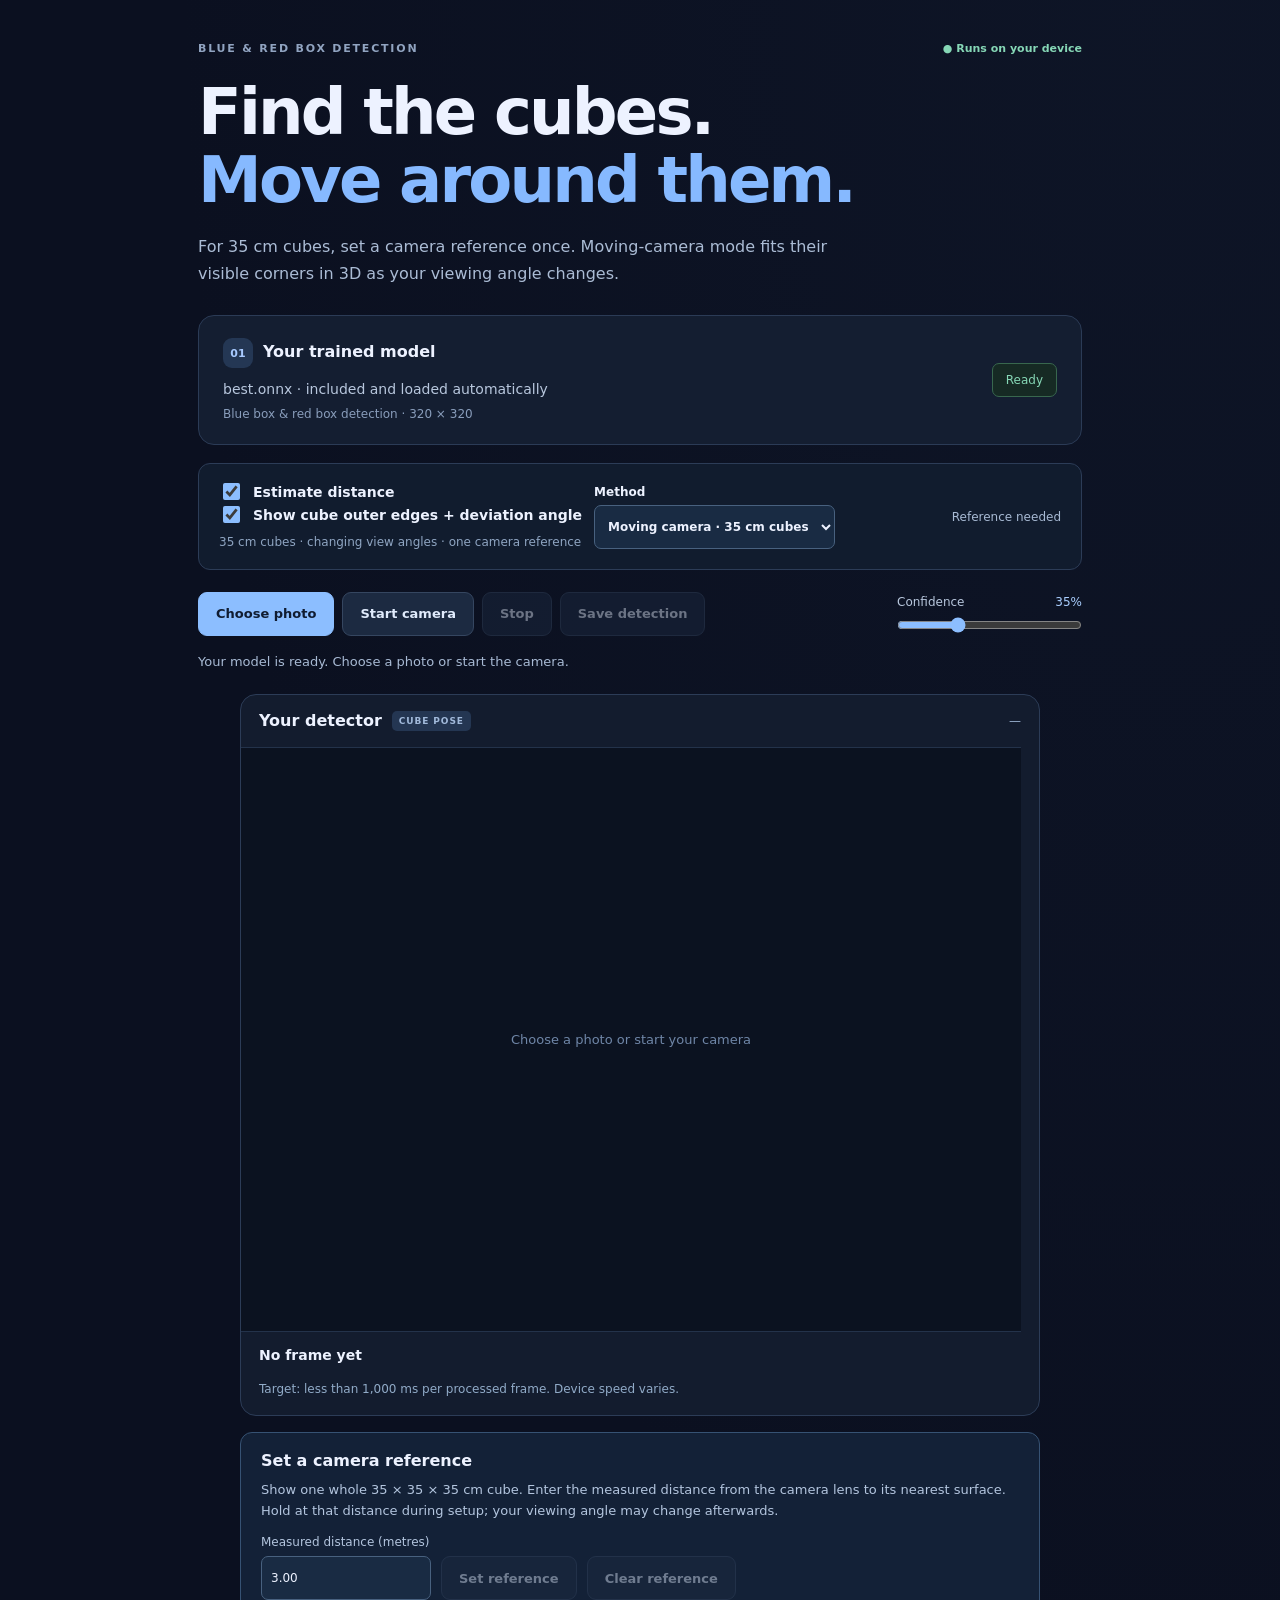
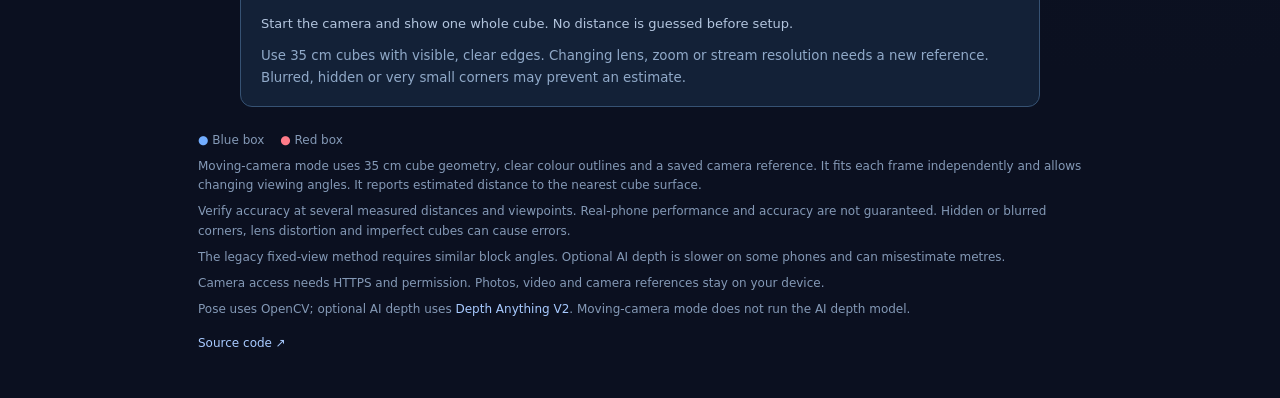
<file: index.html>
<!doctype html>
<html lang="en">
<head>
  <meta charset="utf-8">
  <meta name="viewport" content="width=device-width, initial-scale=1">
  <meta name="theme-color" content="#101827">
  <title>Box Lens · Block detection and distance</title>
  <link rel="icon" href="favicon.svg" type="image/svg+xml">
  <link rel="stylesheet" href="styles.css?v=pose-angle1">
  <script defer src="vendor/ort.wasm.min.js"></script>
  <script type="module" src="app.js?v=pose-angle1"></script>
</head>
<body>
<main>
  <header>
    <div class="eyebrow">BLUE & RED BOX DETECTION <span class="private">● Runs on your device</span></div>
    <h1>Find the cubes.<br><span>Move around them.</span></h1>
    <p>For 35 cm cubes, set a camera reference once. Moving-camera mode fits their visible corners in 3D as your viewing angle changes.</p>
  </header>
  <section class="setup" aria-label="Included model">
    <div><span class="step">01</span><h2>Your trained model</h2><p id="modelName">best.onnx · included and loaded automatically</p><small>Blue box & red box detection · 320 × 320</small></div>
    <span id="modelState" class="model-state">Loading…</span>
  </section>
  <section class="depth-controls" aria-label="Distance estimates">
    <div><label for="depthEnabled"><input id="depthEnabled" type="checkbox" checked> Estimate distance</label><label><input id="showDeviation" type="checkbox" checked> Show cube outer edges + deviation angle</label><p id="modeDescription">Fast mode needs a measured reference and equal-size blocks.</p></div>
    <label class="mode-label" for="distanceMode">Method <select id="distanceMode"><option value="pose">Moving camera · 35 cm cubes</option><option value="calibrated">Fixed-view reference · legacy</option><option value="ai">AI estimate · slow</option></select></label>
    <span id="depthState" class="depth-state">Ready to load</span><button id="depthRetry" class="button" hidden>Retry depth</button>
  </section>
  <section class="controls" aria-label="Image and camera controls">
    <div class="source-buttons"><label class="button primary" for="photoFile">Choose photo<input id="photoFile" type="file" accept="image/*"></label><button id="start" class="button">Start camera</button><button id="stop" class="button" disabled>Stop</button><button id="save" class="button" disabled>Save detection</button></div>
    <label class="confidence" for="confidence">Confidence <output id="confidenceValue">35%</output><input id="confidence" type="range" min="10" max="90" step="5" value="35"></label>
  </section>
  <div id="status" role="status" aria-live="polite">Loading your model. Photos and video stay on your device.</div>
  <section class="detection-view" aria-label="Model detections">
    <article class="panel"><div class="panel-heading"><h2>Your detector <span id="methodBadge">CUBE POSE</span></h2><span id="timing" class="time">—</span></div><div class="viewer"><div class="placeholder">Choose a photo or start your camera</div><canvas id="resultCanvas" aria-label="Blue and red block detections, cube edges and horizontal deviation angle" hidden></canvas></div><div id="counts" class="counts">No frame yet</div><ul id="detectionList" class="detections"></ul><p id="latencyState" class="latency-state">Target: less than 1,000 ms per processed frame. Device speed varies.</p></article>
    <section id="calibrationPanel" class="calibration-panel" aria-label="Camera distance reference">
      <h2>Set a camera reference</h2>
      <p id="referenceHelp">Show one whole 35 × 35 × 35 cm cube. Enter the measured distance from the camera lens to the nearest cube surface. Hold at that distance during setup; your viewing angle may change afterwards.</p>
      <div class="reference-controls"><label for="referenceMetres">Measured distance (metres) <input id="referenceMetres" type="number" min="0.1" max="30" step="0.01" value="3.00" inputmode="decimal"></label><button id="calibrate" class="button" disabled>Set reference</button><button id="clearCalibration" class="button" disabled>Clear reference</button></div>
      <p id="calibrationState" role="status" aria-live="polite">Start the camera to set a reference. No distance is guessed before calibration.</p>
      <small id="referenceCaveats">Use 35 cm cubes with visible, clear edges. Changing lens, zoom or stream resolution needs a new reference. Blurred, hidden or very small corners may prevent an estimate.</small>
    </section>
  </section>
  <footer><p><span class="blue-dot">●</span> Blue box <span class="red-dot">●</span> Red box</p><p>Moving-camera mode uses 35 cm cube geometry, clear colour outlines and a saved camera reference. It fits each frame independently and allows changing viewing angles. It reports estimated distance to the nearest cube surface.</p><p>Verify accuracy at several measured distances and viewpoints. Real-phone performance and accuracy are not guaranteed. Hidden or blurred corners, lens distortion and imperfect cubes can cause errors.</p><p>The legacy fixed-view method requires similar block angles. Optional AI depth is slower on some phones and can misestimate metres.</p><p>Camera access needs HTTPS and permission. Photos, video and camera references stay on your device.</p><p>Pose uses OpenCV; optional AI depth uses <a href="https://github.com/DepthAnything/Depth-Anything-V2" target="_blank" rel="noreferrer">Depth Anything V2</a>. Moving-camera mode does not run the AI depth model.</p><a href="https://github.com/speedy107/box-detector-compare" target="_blank" rel="noreferrer">Source code ↗</a></footer>
</main>
<video id="video" autoplay muted playsinline hidden></video>
</body>
</html>
</file>
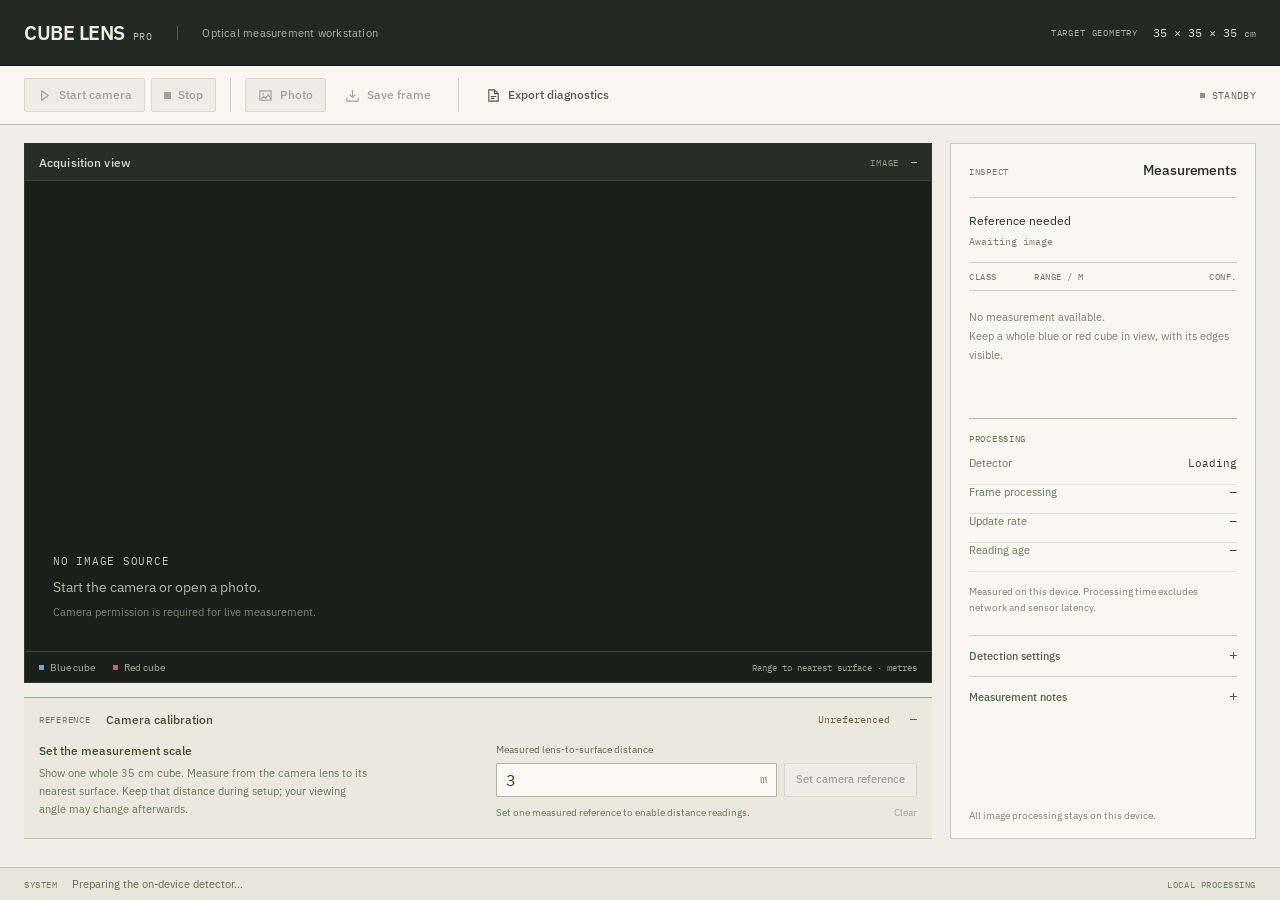
<file: pro/index.html>
<!doctype html>
<html lang="en">
<head>
  <meta charset="utf-8">
  <meta name="viewport" content="width=device-width, initial-scale=1, viewport-fit=cover">
  <meta name="theme-color" content="#252724">
  <meta name="color-scheme" content="light">
  <meta name="description" content="On-device optical measurement of 35 cm cubes. Live camera detection, reference calibration and distance inspection.">
  <title>Cube Lens Pro — Optical measurement workstation</title>
  <link rel="preload" href="./fonts/plex-sans-regular.woff2" as="font" type="font/woff2" crossorigin>
  <link rel="preload" href="./fonts/plex-mono-regular.woff2" as="font" type="font/woff2" crossorigin>
  <link rel="stylesheet" href="./styles.css?v=instrument1">
  <script src="./isolation.js"></script>
  <script type="module" src="./app.js?v=instrument1"></script>
</head>
<body data-camera-state="idle" data-reference-state="needed">
  <a class="skip-link" href="#workspace">Skip to measurement workspace</a>
  <main class="instrument">
    <header class="instrument-header">
      <div class="instrument-identity">
        <a class="wordmark" href="./" aria-label="Cube Lens Pro home">CUBE LENS <span>PRO</span></a>
        <span class="instrument-purpose">Optical measurement workstation</span>
      </div>
      <div class="target-spec"><span class="technical-label">Target geometry</span><span>35 × 35 × 35 <small>cm</small></span></div>
    </header>

    <div class="command-bar" role="group" aria-label="Acquisition and export commands">
      <div class="command-group acquisition-commands">
        <button id="start" class="command command-primary" type="button" title="Start the rear camera" disabled>
          <svg viewBox="0 0 16 16" fill="none" aria-hidden="true"><path d="m5 3 7 5-7 5V3Z" stroke="currentColor" stroke-width="1.3" stroke-linejoin="round"/></svg>
          Start camera
        </button>
        <button id="stop" class="command" type="button" title="Stop the camera and hold the last analysed frame" disabled><span class="stop-glyph" aria-hidden="true"></span>Stop</button>
      </div>
      <div class="command-group image-commands">
        <label class="command file-command" for="photoFile" title="Open an image for cube detection">
          <svg viewBox="0 0 16 16" fill="none" aria-hidden="true"><path d="M2 3h12v10H2z" stroke="currentColor" stroke-width="1.2"/><circle cx="5.5" cy="6.2" r="1" fill="currentColor"/><path d="m3 12 3-3 2 2 3-4 3 5" stroke="currentColor" stroke-width="1.2"/></svg>
          Photo
          <input id="photoFile" class="visually-hidden" type="file" accept="image/*" disabled>
        </label>
        <button id="save" class="command command-secondary" type="button" title="Save the exact analysed frame with annotations" disabled>
          <svg viewBox="0 0 16 16" fill="none" aria-hidden="true"><path d="M8 2v8m-3-3 3 3 3-3M2 10v4h12v-4" stroke="currentColor" stroke-width="1.2" stroke-linejoin="round"/></svg>
          Save frame
        </button>
      </div>
      <div class="command-group export-commands">
        <button id="diagnostics" class="command command-secondary" type="button" title="Download processing and fit diagnostics as JSON. Camera images are excluded.">
          <svg viewBox="0 0 16 16" fill="none" aria-hidden="true"><path d="M9 2H3v12h10V6L9 2Z" stroke="currentColor" stroke-width="1.2"/><path d="M9 2v4h4M5 9h6M5 11h4" stroke="currentColor" stroke-width="1.2"/></svg>
          <span>Export diagnostics</span>
        </button>
      </div>
      <div class="camera-state"><span class="state-indicator" aria-hidden="true"></span><span id="cameraState">Standby</span></div>
    </div>

    <div id="workspace" class="workstation" tabindex="-1">
      <section class="camera-workspace" aria-labelledby="cameraHeading">
        <div class="viewport-heading">
          <h1 id="cameraHeading">Acquisition view</h1>
          <span class="image-dimensions"><span>IMAGE</span><span id="frameResolution">—</span></span>
        </div>
        <div id="viewer" class="viewer">
          <video id="video" autoplay muted playsinline hidden aria-label="Live camera view"></video>
          <canvas id="photoCanvas" hidden aria-label="Analysed image"></canvas>
          <canvas id="overlay" hidden aria-label="Detected cubes and estimated distances"></canvas>
          <div id="placeholder" class="source-placeholder">
            <span class="source-idle-label">No image source</span>
            <p>Start the camera or open a photo.</p>
            <span>Camera permission is required for live measurement.</span>
          </div>
        </div>
        <div class="viewport-key"><span><i class="class-swatch blue" aria-hidden="true"></i>Blue cube</span><span><i class="class-swatch red" aria-hidden="true"></i>Red cube</span><span class="range-note">Range to nearest surface · metres</span></div>
      </section>

      <details id="setupPanel" class="reference-panel" open>
        <summary>
          <span class="reference-title"><span class="section-index" aria-hidden="true">REFERENCE</span><span>Camera calibration</span></span>
          <span class="reference-summary-state"><span id="referenceBadge">Unreferenced</span><span class="disclosure-mark" aria-hidden="true"></span></span>
        </summary>
        <div class="reference-body">
          <div class="reference-instructions"><h2>Set the measurement scale</h2><p id="referenceHelp">Show one whole 35 cm cube. Measure from the camera lens to its nearest surface. Keep that distance during setup; your viewing angle may change afterwards.</p></div>
          <div class="reference-entry">
            <label for="referenceMetres">Measured lens-to-surface distance</label>
            <div class="reference-input-row"><div class="distance-input"><input id="referenceMetres" type="number" min="0.3" max="15" step="0.01" value="3" inputmode="decimal"><span aria-hidden="true">m</span></div><button id="calibrate" class="command command-reference" type="button" disabled>Set camera reference</button></div>
            <div class="reference-feedback"><p id="calibrationState" role="status" aria-live="polite">Set one measured reference to enable distance readings.</p><button id="clearCalibration" class="text-command" type="button" title="Delete the stored camera reference" disabled>Clear</button></div>
          </div>
        </div>
      </details>

      <aside class="measurement-inspector" aria-labelledby="inspectorHeading">
        <header class="inspector-heading"><span class="section-index" aria-hidden="true">INSPECT</span><h2 id="inspectorHeading">Measurements</h2></header>
        <div class="inspection-state"><p id="qualityState">Reference needed</p><span id="counts">Awaiting image</span></div>
        <div class="readout-columns" aria-hidden="true"><span>Class</span><span>Range / m</span><span>Conf.</span></div>
        <ul id="detections" class="detections" aria-label="Detected cube measurements"></ul>
        <p id="emptyHint" class="empty-hint">No measurement available.<br>Keep a whole blue or red cube in view, with its edges visible.</p>

        <section class="processing-section" aria-labelledby="processingHeading">
          <h3 id="processingHeading" class="section-label">Processing</h3>
          <dl class="telemetry">
            <div><dt>Detector</dt><dd id="modelState">Loading…</dd></div>
            <div><dt>Frame processing</dt><dd id="latency">—</dd></div>
            <div><dt>Update rate</dt><dd id="cadence">—</dd></div>
            <div><dt>Reading age</dt><dd id="freshness">—</dd></div>
          </dl>
          <p class="telemetry-note">Measured on this device. Processing time excludes network and sensor latency.</p>
        </section>

        <details id="advancedControls" class="inspector-disclosure">
          <summary>Detection settings <span class="disclosure-mark" aria-hidden="true"></span></summary>
          <div class="disclosure-content confidence-control">
            <label for="confidence">Confidence threshold <output id="confidenceValue" for="confidence">50%</output></label>
            <input id="confidence" type="range" min="35" max="90" step="5" value="50">
            <p>Lower the threshold to include less certain detections.</p>
          </div>
        </details>
        <details id="about" class="inspector-disclosure operating-notes">
          <summary>Measurement notes <span class="disclosure-mark" aria-hidden="true"></span></summary>
          <div class="disclosure-content">
            <p>Use stationary 35 cm cubes with complete, visible edges. Distance is approximate; verify it against measured distances.</p>
            <p>After referencing, the phone may move and change angle. Keep the same camera, zoom and stream format.</p>
            <p>Blur, hidden corners, lighting and lens distortion can affect readings. Photos provide detection without assuming live-camera calibration.</p>
          </div>
        </details>
        <div class="inspector-footnote">All image processing stays on this device.</div>
      </aside>


    </div>

    <footer class="system-bar"><span class="system-label">SYSTEM</span><p id="status" role="status" aria-live="polite">Preparing the on-device detector…</p><span class="local-indicator">LOCAL PROCESSING</span></footer>
  </main>
</body>
</html>
</file>
<file: styles.css>
:root{color-scheme:dark;font-family:Inter,system-ui,-apple-system,BlinkMacSystemFont,"Segoe UI",sans-serif;background:#0b1020;color:#edf2ff}*{box-sizing:border-box}body{margin:0;background:radial-gradient(ellipse at 90% 0%,#1c2c462b,transparent 60%)}main{max-width:1220px;margin:auto;padding:42px 28px 48px}.eyebrow{display:flex;gap:20px;justify-content:space-between;flex-wrap:wrap;letter-spacing:1.8px;font-size:11px;font-weight:700;color:#91a4c1}.private{color:#86d7b6;letter-spacing:0}h1{font-size:clamp(40px,6vw,64px);line-height:1.06;letter-spacing:-2.8px;margin:24px 0 18px}h1 span{color:#86b9ff}header p{max-width:650px;font-size:16px;line-height:1.7;color:#abbcd5;margin:0 0 28px}h2{font-size:16px;margin:0}p{line-height:1.6}.setup{display:flex;align-items:center;justify-content:space-between;gap:24px;padding:22px 24px;border-radius:16px;background:#141e31;border:1px solid #2b3b56}.step{display:inline-flex;align-items:center;justify-content:center;width:30px;height:30px;background:#243754;border-radius:9px;font-size:11px;color:#a8caff;font-weight:700;margin-right:10px}.setup h2{display:inline}.setup p{font-size:14px;color:#b8c7dd;margin:10px 0 3px;overflow-wrap:anywhere}.setup small{font-size:12px;color:#899dbb}.button{display:inline-flex;align-items:center;justify-content:center;position:relative;font:inherit;font-size:13px;font-weight:650;padding:12px 17px;min-height:44px;border:1px solid #354660;border-radius:9px;background:#1c2a41;color:#e0ebfc;cursor:pointer;white-space:nowrap}.primary{background:#8cbeff;border-color:#8cbeff;color:#101c31}.upload{border-color:#729dce;color:#b8d6ff}.button input[type=file]{position:absolute;width:1px;height:1px;opacity:0}.button:focus-within,button:focus-visible,input:focus-visible{outline:3px solid #99c5ff;outline-offset:3px}.button:has(input:disabled),button:disabled{opacity:.45;cursor:default}.controls{display:flex;justify-content:space-between;align-items:center;gap:22px;flex-wrap:wrap;margin:22px 0 16px}.source-buttons{display:flex;flex-wrap:wrap;gap:8px}.confidence{display:grid;grid-template-columns:1fr auto;min-width:185px;gap:8px;font-size:12px;color:#b8c7dd}.confidence output{color:#aacfff}.confidence input{grid-column:1/-1;width:100%;accent-color:#8cbeff;margin:0}#status{font-size:13px;color:#a8bad4;line-height:1.6;margin-bottom:20px;min-height:22px}#status.error{color:#ffafb8}.comparison{display:grid;grid-template-columns:1fr 1fr;gap:18px}.panel{min-width:0;border:1px solid #2c3c57;border-radius:16px;background:#131c2e;overflow:hidden}.panel-heading{display:flex;justify-content:space-between;align-items:center;gap:12px;padding:16px 18px}.panel-heading h2{display:flex;align-items:center;gap:10px}.panel-heading h2 span{font-size:9px;letter-spacing:.9px;background:#243652;color:#a2badb;padding:5px 7px;border-radius:5px}.time{font-size:12px;color:#9ab2d1;white-space:nowrap}.viewer{position:relative;aspect-ratio:4/3;display:grid;place-items:center;background:#0b1220;border-block:1px solid #23324a}.placeholder{padding:25px;text-align:center;font-size:13px;color:#6f86a7}.viewer canvas{width:100%;height:100%;object-fit:contain;position:absolute;inset:0}.counts{padding:15px 18px;font-size:14px;font-weight:600;min-height:48px}.detections{list-style:none;margin:0;padding:0 18px 14px;display:flex;flex-wrap:wrap;gap:7px}.detections:empty{padding-bottom:0}.detections li{font-size:11px;border:1px solid #334c6b;background:#192b43;border-radius:5px;padding:5px 8px;color:#bcd9ff}.detections li.red{color:#ffc6cc;border-color:#6c404b;background:#35242d}.summary{display:flex;align-items:flex-start;gap:7px;border:1px solid #2c3c57;background:#141e30;border-radius:14px;padding:20px;margin-top:20px}.summary .step{flex:none}.summary h2{font-size:15px;margin:4px 0 6px}.summary p{font-size:13px;color:#9eafc8;margin:0}footer{font-size:12px;color:#8499b6;margin-top:24px}footer p{margin:7px 0}.blue-dot{color:#72adff}.red-dot{color:#ff7b89;margin-left:12px}footer a{display:inline-block;color:#a8caff;text-decoration:none;margin-top:10px}[hidden]{display:none!important}@media(max-width:720px){main{padding:26px 16px 34px}.comparison{grid-template-columns:1fr}.setup{align-items:flex-start;padding:18px;flex-direction:column;gap:16px}.setup .upload{width:100%}.controls{gap:16px}.confidence{width:100%}.panel-heading{padding:14px 16px}h1{letter-spacing:-1.8px;margin-top:22px}.source-buttons{width:100%}.source-buttons .primary{flex:1}.button{padding-inline:13px}.eyebrow{gap:10px}.viewer{max-height:55vh}}
/* Single-model detector. */
.calibration-panel{margin-top:16px}
 .depth-controls{display:flex;align-items:center;flex-wrap:wrap;gap:12px;margin:18px 0;padding:16px 20px;border:1px solid #2c3c57;border-radius:12px;background:#111c2e}.depth-controls label{font-size:14px;font-weight:650;display:flex;align-items:center;gap:10px}.depth-controls input{accent-color:#8cbeff;width:17px;height:17px}.depth-controls p{font-size:12px;color:#8fa5c2;margin:7px 0 0}.depth-state{margin-left:auto;color:#a8bad4;font-size:12px;max-width:250px;overflow-wrap:anywhere}.time{white-space:normal;text-align:right}footer p a{margin-top:0}@media(max-width:520px){.depth-controls{padding:14px}.depth-state{margin-left:0;width:100%;max-width:none}}
main{max-width:940px}.detection-view{max-width:800px;margin:auto}.model-state{font-size:12px;color:#86d7b6;border:1px solid #38674e;background:#162a24;border-radius:7px;padding:9px 13px;white-space:nowrap}.viewer{max-height:65vh}.setup .model-state{align-self:center}@media(max-width:720px){.setup{flex-direction:row;align-items:center;gap:12px}.setup .model-state{align-self:center}.viewer{max-height:58vh}}
.depth-controls .mode-label{display:grid;gap:6px;font-size:12px}.mode-label select,.reference-controls input{font:inherit;color:#edf2ff;background:#192b43;border:1px solid #48617f;border-radius:7px;padding:9px;min-height:44px;max-width:100%}.calibration-panel{padding:18px 20px;border:1px solid #365273;background:#132137;border-radius:12px}.calibration-panel p{font-size:13px;color:#b3c5de;margin:10px 0}.calibration-panel small{display:block;color:#90a9c8;line-height:1.6}.reference-controls{display:flex;flex-wrap:wrap;align-items:end;gap:10px;margin:14px 0}.reference-controls label{display:grid;gap:7px;font-size:12px;color:#b3c5de}.reference-controls input{width:170px}.latency-state{font-size:12px;padding:0 18px 16px;margin:0;color:#91abc8}.latency-state.slow{color:#ffbc88}@media(max-width:520px){.calibration-panel{padding:14px}.reference-controls label{width:100%}.reference-controls input{width:100%}.panel-heading{align-items:flex-start}.panel-heading h2{flex-wrap:wrap}.time{max-width:50%}.depth-controls .mode-label{width:100%}}
</file>
<file: pro/styles.css>
@font-face{font-family:"Plex Sans";src:url("./fonts/plex-sans-regular.woff2") format("woff2");font-style:normal;font-weight:400;font-display:swap}
@font-face{font-family:"Plex Sans";src:url("./fonts/plex-sans-medium.woff2") format("woff2");font-style:normal;font-weight:500;font-display:swap}
@font-face{font-family:"Plex Sans";src:url("./fonts/plex-sans-semibold.woff2") format("woff2");font-style:normal;font-weight:600;font-display:swap}
@font-face{font-family:"Plex Mono";src:url("./fonts/plex-mono-regular.woff2") format("woff2");font-style:normal;font-weight:400;font-display:swap}
@font-face{font-family:"Plex Mono";src:url("./fonts/plex-mono-medium.woff2") format("woff2");font-style:normal;font-weight:500;font-display:swap}
:root{color-scheme:light;--paper:#efeee8;--surface:#f8f7f2;--white:#fcfbf7;--graphite:#252724;--stage:#1c1e1c;--ink:#282d28;--secondary:#646a61;--line:#cfD0c7;--dark-line:#3e423b;--amber:#b68b42;--amber-light:#ede4d2;--blue:#326c9b;--red:#ad4c45;--sans:"Plex Sans",Arial,sans-serif;--mono:"Plex Mono",ui-monospace,SFMono-Regular,Consolas,monospace;font-family:var(--sans);font-synthesis:none;font-weight:400;text-rendering:optimizeLegibility;-webkit-font-smoothing:antialiased}
*{box-sizing:border-box}
[hidden]{display:none!important}
body{margin:0;min-width:300px;background:var(--paper);color:var(--ink)}
button,input{font:inherit}button,label,summary{-webkit-tap-highlight-color:transparent}button,summary{touch-action:manipulation}
button{cursor:pointer}button:disabled{cursor:default}a{color:inherit}svg{display:block;flex:none}h1,h2,h3,p,dl{margin:0}
button:focus-visible,a:focus-visible,input:focus-visible,summary:focus-visible,.file-command:focus-within{outline:2px solid #936a27;outline-offset:3px}
.skip-link{position:fixed;left:12px;top:12px;z-index:20;background:var(--surface);padding:10px 14px;transform:translateY(-200%)}.skip-link{opacity:0;pointer-events:none}.skip-link:focus{transform:none;opacity:1;pointer-events:auto}
.visually-hidden{position:absolute;width:1px;height:1px;padding:0;margin:-1px;overflow:hidden;clip:rect(0,0,0,0);white-space:nowrap;border:0}
.instrument{min-height:100svh;display:flex;flex-direction:column}
.instrument-header{display:flex;align-items:center;justify-content:space-between;gap:24px;min-height:66px;padding:13px 24px;background:var(--graphite);color:#edece3;border-bottom:1px solid #151713}
.instrument-identity{display:flex;align-items:center;gap:25px;min-width:0}
.wordmark{display:flex;gap:8px;align-items:baseline;text-decoration:none;font-size:20px;font-weight:600;letter-spacing:-.5px;white-space:nowrap}
.wordmark>span{font:400 10px var(--mono);letter-spacing:.06em;color:#c0c3b7}
.instrument-purpose{font-size:11px;color:#b1b5a9;padding-left:24px;border-left:1px solid #55594e;letter-spacing:.02em}
.target-spec{display:flex;align-items:center;gap:15px;white-space:nowrap;font:400 12px var(--mono);color:#dedfd4}
.technical-label{font:400 9px var(--mono);text-transform:uppercase;letter-spacing:.09em;color:#aaaFA2}
.target-spec small{font-size:10px;color:#b1b5a9}
.command-bar{display:flex;align-items:center;gap:14px;min-height:59px;padding:10px 24px;background:var(--surface);border-bottom:1px solid #bfc2b6}
.command-group{display:flex;align-items:center;gap:6px}
.image-commands,.export-commands{padding-left:14px;border-left:1px solid var(--line)}
.command{min-height:34px;display:inline-flex;align-items:center;justify-content:center;gap:7px;padding:0 12px;border:1px solid #b9bdb1;border-radius:2px;background:#f4f3ed;color:#343a32;font-size:12px;font-weight:500;line-height:1.2;white-space:nowrap;box-shadow:0 1px 0 #fff8 inset}
.command svg{width:15px;height:15px}.command:not(:disabled):hover{background:#e5e6dd;border-color:#8c9384}.command:not(:disabled):active{background:#d9dcd0;box-shadow:none}
.command-primary{background:#b99556;border-color:#98723b;color:#24291f}.command-primary:not(:disabled):hover{background:#c5a268;border-color:#866031}.command-primary:disabled{background:#ded8c9;color:#888a7f;border-color:#c4c4b6;box-shadow:none}
.command:disabled,.file-command:has(input:disabled){background:#edece5;color:#a0a497;border-color:#d7d9cd;box-shadow:none;cursor:default}
.command-secondary{background:transparent;border-color:transparent;box-shadow:none;color:#535d4d}.command-secondary:disabled{border-color:transparent;background:transparent;color:#a0a497}
.command-secondary:not(:disabled):hover{background:#e7e8df;border-color:#c5c9bc}
.file-command{cursor:pointer}.stop-glyph{width:7px;height:7px;background:currentColor}
.camera-state{margin-left:auto;display:flex;gap:7px;align-items:center;min-width:0;font:400 10px var(--mono);color:#5d6856;white-space:nowrap;text-transform:uppercase;letter-spacing:.03em}
.state-indicator{width:5px;height:5px;background:#8c9481}
body[data-camera-state="live"] .state-indicator,body[data-camera-state="starting"] .state-indicator{background:var(--amber)}
body[data-camera-state="live"] .camera-state{color:#625027}
.workstation{display:grid;grid-template-columns:minmax(0,1fr) 306px;grid-template-areas:"camera inspector" "reference inspector";gap:14px 18px;padding:18px 24px 20px;flex:1;align-content:start;outline:none}
.camera-workspace{grid-area:camera;min-width:0;background:var(--stage);border:1px solid #30352c;display:flex;flex-direction:column}
.viewport-heading{display:flex;align-items:center;justify-content:space-between;min-height:37px;gap:15px;padding:0 14px;border-bottom:1px solid var(--dark-line);background:#292c27;color:#d8dbcf}
.viewport-heading h1{font-size:12px;font-weight:500;letter-spacing:.01em}
.image-dimensions{display:flex;align-items:baseline;gap:12px;font:400 10px var(--mono);color:#c0c6b7}
.image-dimensions>span:first-child{color:#919b87;font-size:9px;letter-spacing:.08em}
.viewer{position:relative;width:100%;height:calc(100svh - 350px);min-height:360px;max-height:900px;background:var(--stage);overflow:hidden;isolation:isolate}
.viewer video,.viewer canvas{position:absolute;inset:0;width:100%;height:100%;object-fit:contain;display:block}
#overlay{z-index:2;pointer-events:none}
.source-placeholder{position:absolute;left:28px;bottom:30px;right:28px;color:#7f8877;font-size:11px;line-height:1.65}
.source-idle-label{display:block;font:400 11px var(--mono);letter-spacing:.07em;text-transform:uppercase;color:#c1c7b6;margin-bottom:8px}
.source-placeholder p{color:#b1b9a7;font-size:14px;margin-bottom:4px}
.viewport-key{display:flex;align-items:center;gap:18px;min-height:31px;padding:6px 14px;border-top:1px solid var(--dark-line);color:#b0b8a5;font-size:10px}
.viewport-key>span{display:flex;align-items:center;gap:6px;white-space:nowrap}.viewport-key .range-note{margin-left:auto;color:#9ba58e;font:400 9px var(--mono)}
.class-swatch{display:inline-block;flex:none;width:5px;height:5px;background:var(--blue)}.class-swatch.red{background:#bd655f}.viewport-key .class-swatch.blue{background:#76a5cd}
.measurement-inspector{grid-area:inspector;min-width:0;display:flex;flex-direction:column;background:var(--surface);border:1px solid #c9ccc0;padding:0 18px}
.inspector-heading{min-height:54px;display:flex;align-items:baseline;justify-content:space-between;gap:12px;padding:17px 0 12px;border-bottom:1px solid var(--line)}
.section-index{font:400 9px var(--mono);letter-spacing:.08em;color:#6e7864}.inspector-heading h2{font-size:14px;font-weight:500;letter-spacing:-.1px}
.inspection-state{padding:15px 0 14px}.inspection-state p{font-size:12px;line-height:1.4}.inspection-state>span{display:block;margin-top:5px;color:#7a8271;font:400 10px var(--mono)}
.readout-columns{display:grid;grid-template-columns:55px minmax(0,1fr) 41px;gap:10px;border-top:1px solid var(--line);border-bottom:1px solid var(--line);padding:8px 0;font:400 9px var(--mono);text-transform:uppercase;letter-spacing:.06em;color:#6e7864}.readout-columns>span:last-child{text-align:right}
.detections{list-style:none;padding:0;margin:0;min-width:0}
.detection-row{display:grid;grid-template-columns:55px minmax(0,1fr) 41px;gap:5px 10px;padding:17px 0 14px;border-bottom:1px solid var(--line);align-items:baseline;min-width:0}
.detection-label{grid-column:1;grid-row:1;font-size:11px;font-weight:500;color:var(--blue);white-space:nowrap}.red .detection-label{color:var(--red)}
.detection-distance{grid-column:2;grid-row:1;font:400 23px/1.25 var(--mono);font-variant-numeric:tabular-nums;letter-spacing:-1.1px;white-space:nowrap;color:#292f26}
.detection-confidence{grid-column:3;grid-row:1;text-align:right;font:400 12px var(--mono);font-variant-numeric:tabular-nums;color:#535f49}
.detection-meta{grid-column:2/4;color:#7b8471;font-size:10px;line-height:1.4}
.detection-reason{grid-column:1/4;grid-row:2;font-size:12px;font-weight:400;line-height:1.5;overflow-wrap:anywhere;color:#696b53}
.empty-hint{font-size:11px;line-height:1.75;color:#7a8271;padding:17px 0 24px}
.processing-section{margin-top:28px;padding-top:14px;border-top:1px solid #aeb6a3}
.section-label{font:400 9px var(--mono);text-transform:uppercase;letter-spacing:.08em;color:#68745c;margin-bottom:12px}
.telemetry>div{display:flex;align-items:baseline;justify-content:space-between;gap:12px;min-height:29px;border-bottom:1px solid #e1e3d8}
.telemetry dt{font-size:11px;color:#69755e}.telemetry dd{font:400 11px var(--mono);font-variant-numeric:tabular-nums;margin:0;text-align:right;color:#343e2c;white-space:nowrap}.telemetry dd.slow{color:#866026;font-weight:500}
.telemetry-note{font-size:10px;color:#7f8776;line-height:1.65;margin:12px 0 18px}
.inspector-disclosure{border-top:1px solid var(--line)}
summary{cursor:pointer;list-style:none}summary::-webkit-details-marker{display:none}
.inspector-disclosure>summary{display:flex;align-items:center;justify-content:space-between;gap:16px;min-height:40px;font-size:11px;font-weight:500;color:#545f49}
.disclosure-mark{width:7px;height:7px;position:relative;flex:none}.disclosure-mark:before,.disclosure-mark:after{content:"";position:absolute;background:currentColor}.disclosure-mark:before{height:1px;width:7px;top:3px;left:0}.disclosure-mark:after{height:7px;width:1px;left:3px;top:0}details[open]>summary .disclosure-mark:after{display:none}
.disclosure-content{padding:1px 0 15px}.disclosure-content p{font-size:11px;line-height:1.7;color:#707c63;margin:0 0 8px}.disclosure-content p:last-child{margin-bottom:0}
.confidence-control label{font-size:11px;color:#545f49;display:flex;gap:10px;align-items:baseline;justify-content:space-between}.confidence-control output{font:400 12px var(--mono);color:#333f29}.confidence-control input{width:100%;margin:13px 0 10px;accent-color:#8f774b;height:16px;display:block;cursor:pointer}
.inspector-footnote{margin-top:auto;padding:19px 0 15px;font-size:10px;line-height:1.5;color:#7d8771}
.reference-panel{grid-area:reference;min-width:0;border-top:1px solid #9fa894;border-bottom:1px solid #bcc3b3;background:#ebe8e0}
.reference-panel>summary{display:flex;align-items:center;justify-content:space-between;gap:16px;min-height:42px;padding:0 15px;color:#424e37}
.reference-title,.reference-summary-state{display:flex;align-items:center;gap:16px}.reference-title>span:last-child{font-size:12px;font-weight:500}.reference-summary-state{font:400 10px var(--mono);gap:20px;color:#71603d}
body[data-reference-state="stored"] .reference-summary-state{color:#62665c}
.reference-body{display:grid;grid-template-columns:minmax(0,1fr) minmax(290px,1fr);gap:36px;padding:3px 15px 17px}
.reference-instructions h2{font-size:12px;font-weight:500;color:#3f4e32;margin-bottom:6px}.reference-instructions p{font-size:11px;line-height:1.65;color:#67765b;max-width:48ch}
.reference-entry>label{display:block;font-size:10px;color:#5b6b4e;margin-bottom:7px}
.reference-input-row{display:flex;gap:7px;align-items:center}.distance-input{position:relative;flex:1;min-width:75px}.distance-input input{width:100%;height:34px;border:1px solid #abb5a0;background:#faf9f3;color:#303e25;border-radius:1px;padding:0 30px 0 9px;font:400 16px var(--mono);appearance:textfield;-moz-appearance:textfield}.distance-input input::-webkit-outer-spin-button,.distance-input input::-webkit-inner-spin-button{-webkit-appearance:none;margin:0}.distance-input>span{position:absolute;right:10px;top:8px;font:400 12px var(--mono);color:#7b876f}
.command-reference{background:#eff1e6;border-color:#9da98d;font-size:11px;padding:0 11px}
.reference-feedback{display:flex;gap:12px;align-items:baseline;margin-top:8px}.reference-feedback p{font-size:10px;line-height:1.5;color:#647855;flex:1;min-width:0}.text-command{border:0;border-bottom:1px solid #95a086;padding:0;background:none;color:#5b6e4b;font-size:10px;line-height:1.4}.text-command:disabled{color:#a0aa95;border-color:transparent}
.system-bar{display:flex;align-items:baseline;gap:15px;min-height:32px;border-top:1px solid #bac4b0;background:#e8e5dc;padding:8px 24px;font-size:11px;color:#5c6c4c}
.system-label,.local-indicator{font:400 9px var(--mono);letter-spacing:.06em;color:#6c7e5c;white-space:nowrap}.system-bar p{line-height:1.5;flex:1;min-width:0}.system-bar p.error{color:#77551f;font-weight:500}.system-bar:has(.error){background:var(--amber-light);border-top-color:#b49c72}.local-indicator{margin-left:auto}
@media(min-width:1101px){.workstation:has(#setupPanel[open]) .viewer{height:calc(100svh - 430px)}}
@media(min-width:1700px){.workstation{grid-template-columns:minmax(0,1fr) 326px;gap:16px 22px;padding:20px 28px}.instrument-header,.command-bar,.system-bar{padding-left:28px;padding-right:28px}.measurement-inspector{padding-left:22px;padding-right:22px}.viewer{height:calc(100svh - 350px)}}
@media(max-width:1100px) and (min-width:761px){.instrument-header,.command-bar{padding-left:16px;padding-right:16px}.workstation{grid-template-columns:minmax(0,1fr) 278px;gap:12px;padding:14px 16px}.instrument-purpose{display:none}.reference-body{grid-template-columns:1fr;gap:14px}.reference-instructions p{max-width:none}.viewer{height:calc(100svh - 430px);min-height:340px}.measurement-inspector{padding:0 14px}.camera-state{font-size:9px}.command-bar{gap:9px}.image-commands,.export-commands{padding-left:9px}.command{padding-left:9px;padding-right:9px}.range-note{display:none!important}}
@media(max-width:760px){
  .instrument-header{min-height:59px;padding:12px 14px;gap:12px}.instrument-identity{gap:0}.wordmark{font-size:18px;gap:7px}.wordmark>span{font-size:9px}.instrument-purpose{display:none}.target-spec{display:block;text-align:right;font-size:10px;line-height:1.6}.target-spec>.technical-label{display:block;font-size:8px;letter-spacing:.04em}.target-spec small{font-size:9px}
  .command-bar{display:grid;grid-template-columns:auto auto 1fr;gap:7px 9px;min-height:94px;padding:10px 14px}.command-group{gap:5px}.command{min-height:35px;font-size:11px;padding:0 10px;gap:5px}.command svg{width:13px;height:13px}.image-commands{padding-left:9px}.image-commands .command-secondary{padding-left:5px;padding-right:5px}.export-commands{grid-column:1/3;grid-row:2;border-left:0;padding-left:0;align-self:center}.export-commands .command{padding:0;min-height:25px;border:0;font-size:10px}.export-commands .command:hover{background:transparent}.camera-state{grid-column:3;grid-row:2;font-size:9px;gap:5px;justify-self:end}.acquisition-commands{grid-column:1;grid-row:1}.image-commands{grid-column:2/4;grid-row:1}
  .workstation{display:grid;grid-template-columns:minmax(0,1fr);grid-template-areas:"camera" "reference" "inspector";gap:15px;padding:13px 12px 17px}
  .viewport-heading{min-height:34px;padding:0 10px}.viewport-heading h1{font-size:11px}.image-dimensions{font-size:9px;gap:8px}.image-dimensions>span:first-child{font-size:8px}
  .viewer{height:auto;min-height:225px;max-height:64svh;aspect-ratio:4/3}.source-placeholder{left:18px;right:18px;bottom:22px;font-size:10px;line-height:1.6}.source-idle-label{font-size:10px;margin-bottom:6px}.source-placeholder p{font-size:12px;margin-bottom:4px}
  .viewport-key{min-height:29px;padding:6px 10px;gap:14px;font-size:9px}.viewport-key .range-note{display:none}
  .measurement-inspector{padding:0 14px;border:0;border-top:1px solid #aab59f;border-bottom:1px solid #c9d0c0;background:transparent;display:grid;grid-template-columns:minmax(0,1fr) minmax(0,1fr);column-gap:23px}
  .inspector-heading{grid-column:1/-1;min-height:46px;padding:14px 0 11px}.inspector-heading h2{font-size:13px}.section-index{font-size:8px}.inspection-state{grid-column:1/-1;padding:13px 0 12px;display:flex;justify-content:space-between;gap:12px;align-items:baseline}.inspection-state p{font-size:11px}.inspection-state>span{font-size:9px;margin:0;text-align:right}
  .readout-columns,.detections,.empty-hint{grid-column:1/-1}.readout-columns,.detection-row{grid-template-columns:65px minmax(0,1fr) 48px;gap:5px 12px}.readout-columns{padding:8px 0;font-size:8px}.detection-row{padding:15px 0 13px}.detection-distance{font-size:27px}.detection-label{font-size:12px}.detection-confidence{font-size:12px}.detection-meta{font-size:10px}.empty-hint{font-size:11px;line-height:1.6;padding:14px 0 19px}
  .processing-section{grid-column:1/-1;margin-top:16px;padding-top:13px}.section-label{font-size:8px;margin-bottom:10px}.telemetry{display:grid;grid-template-columns:1fr 1fr;column-gap:23px}.telemetry>div{min-height:27px}.telemetry dt{font-size:10px}.telemetry dd{font-size:10px}.telemetry-note{font-size:9px;line-height:1.6;margin:9px 0 13px;max-width:none}
  .inspector-disclosure{grid-column:1/-1}.inspector-disclosure>summary{min-height:39px;font-size:11px}.confidence-control input{margin-top:15px}.disclosure-content p{font-size:11px}.inspector-footnote{grid-column:1/-1;padding:12px 0;font-size:9px}
  .reference-panel>summary{min-height:45px;padding:0 12px;gap:10px}.reference-title{gap:12px}.reference-title>span:last-child{font-size:11px}.reference-summary-state{font-size:8px;gap:10px}.reference-title>.section-index{font-size:8px}.reference-body{grid-template-columns:1fr;gap:15px;padding:4px 12px 15px}.reference-instructions h2{font-size:12px}.reference-instructions p{font-size:11px;max-width:none}.reference-input-row{gap:7px}.reference-entry>label{font-size:10px}.distance-input{flex:1}.command-reference{font-size:10px;min-height:35px;padding-left:10px;padding-right:10px}.reference-feedback p{font-size:10px;line-height:1.6}
  .system-bar{padding:9px 14px calc(9px + env(safe-area-inset-bottom));gap:10px;font-size:10px;align-items:baseline}.system-label{font-size:8px}.local-indicator{display:none}
}
@media(max-width:359px){.instrument-header{padding-left:12px;padding-right:12px}.wordmark{font-size:17px}.target-spec{font-size:9px}.target-spec>.technical-label{font-size:7px}.command-bar{padding-left:12px;padding-right:12px;column-gap:7px}.command{padding-left:8px;padding-right:8px;font-size:10px;gap:4px}.command-primary svg{display:none}.image-commands{padding-left:7px}.workstation{padding-left:9px;padding-right:9px}.measurement-inspector{padding-left:11px;padding-right:11px}.telemetry{column-gap:14px}.telemetry dt,.telemetry dd{font-size:9px}.reference-title{gap:8px}.reference-title>.section-index{display:none}.detection-distance{font-size:25px}.readout-columns,.detection-row{grid-template-columns:58px minmax(0,1fr) 43px;gap:5px 10px}}
@media(prefers-reduced-motion:reduce){*,*:before,*:after{scroll-behavior:auto!important}}
</file>
